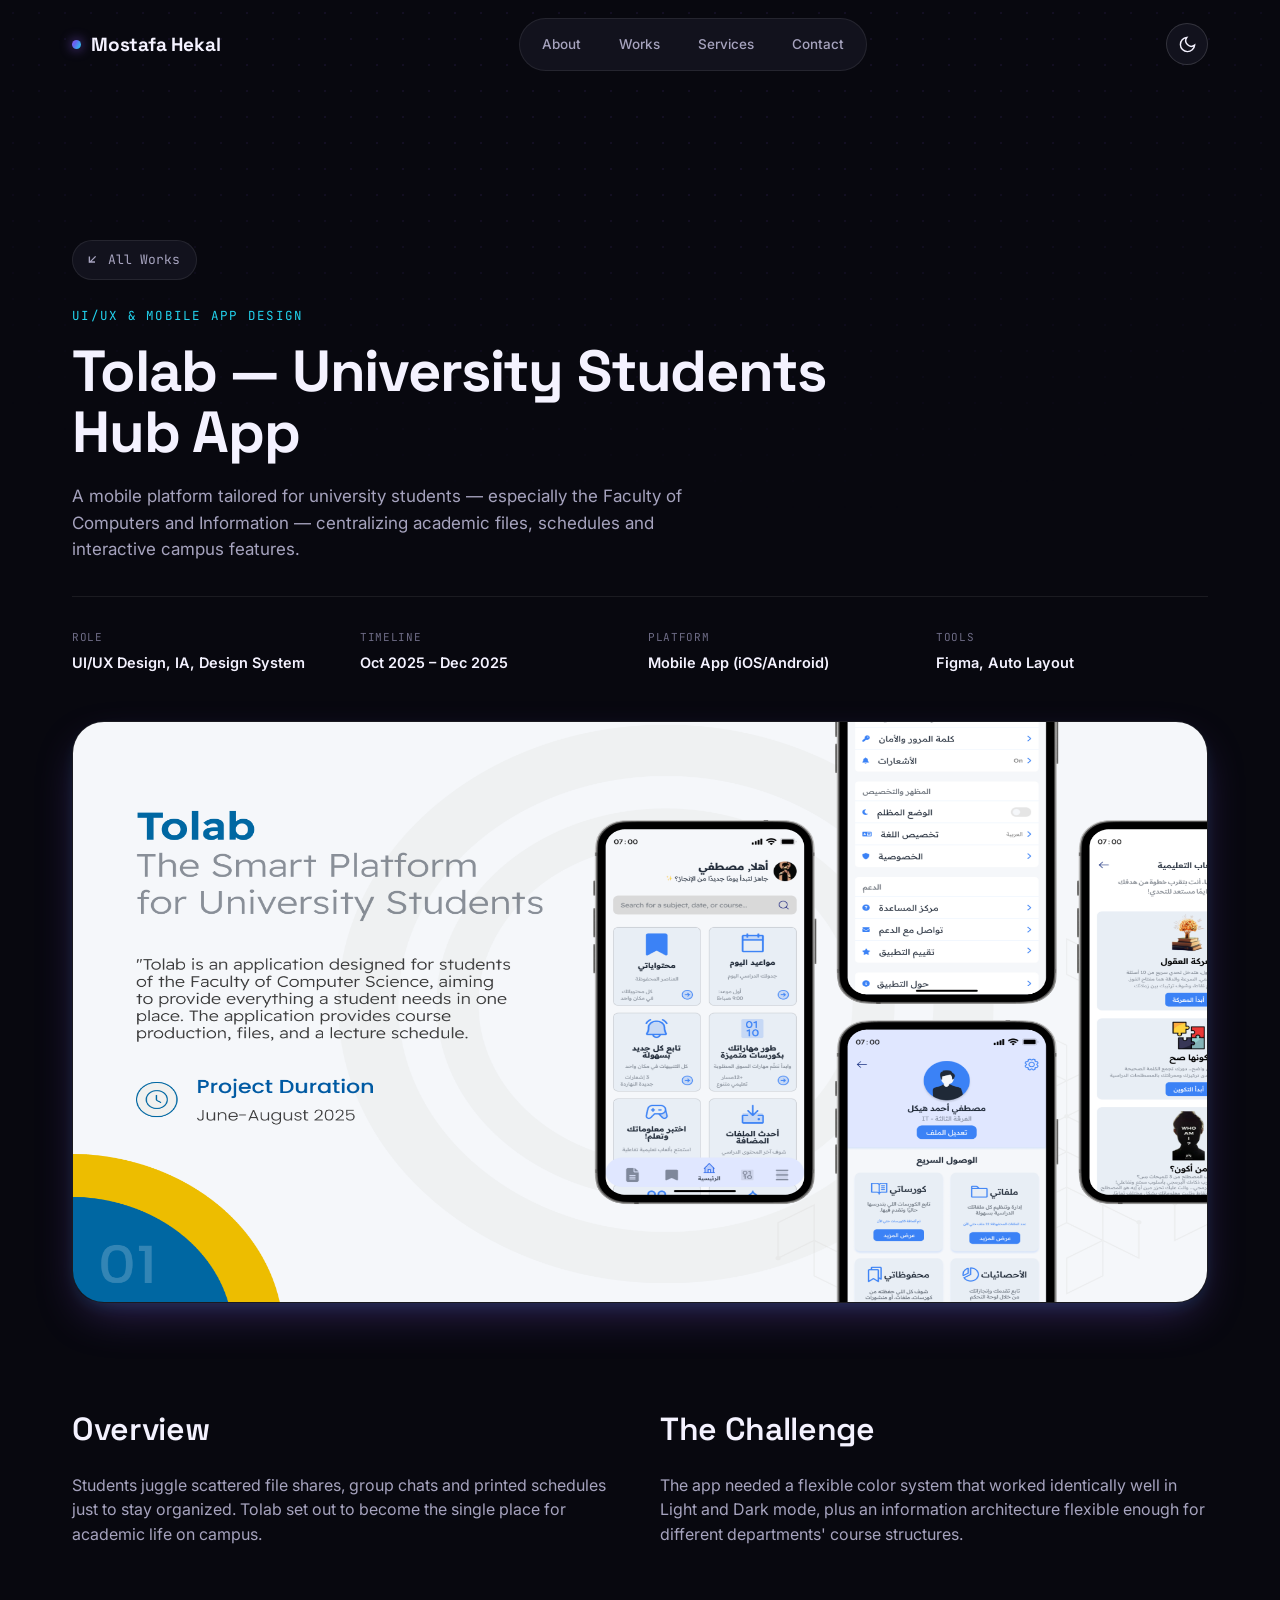
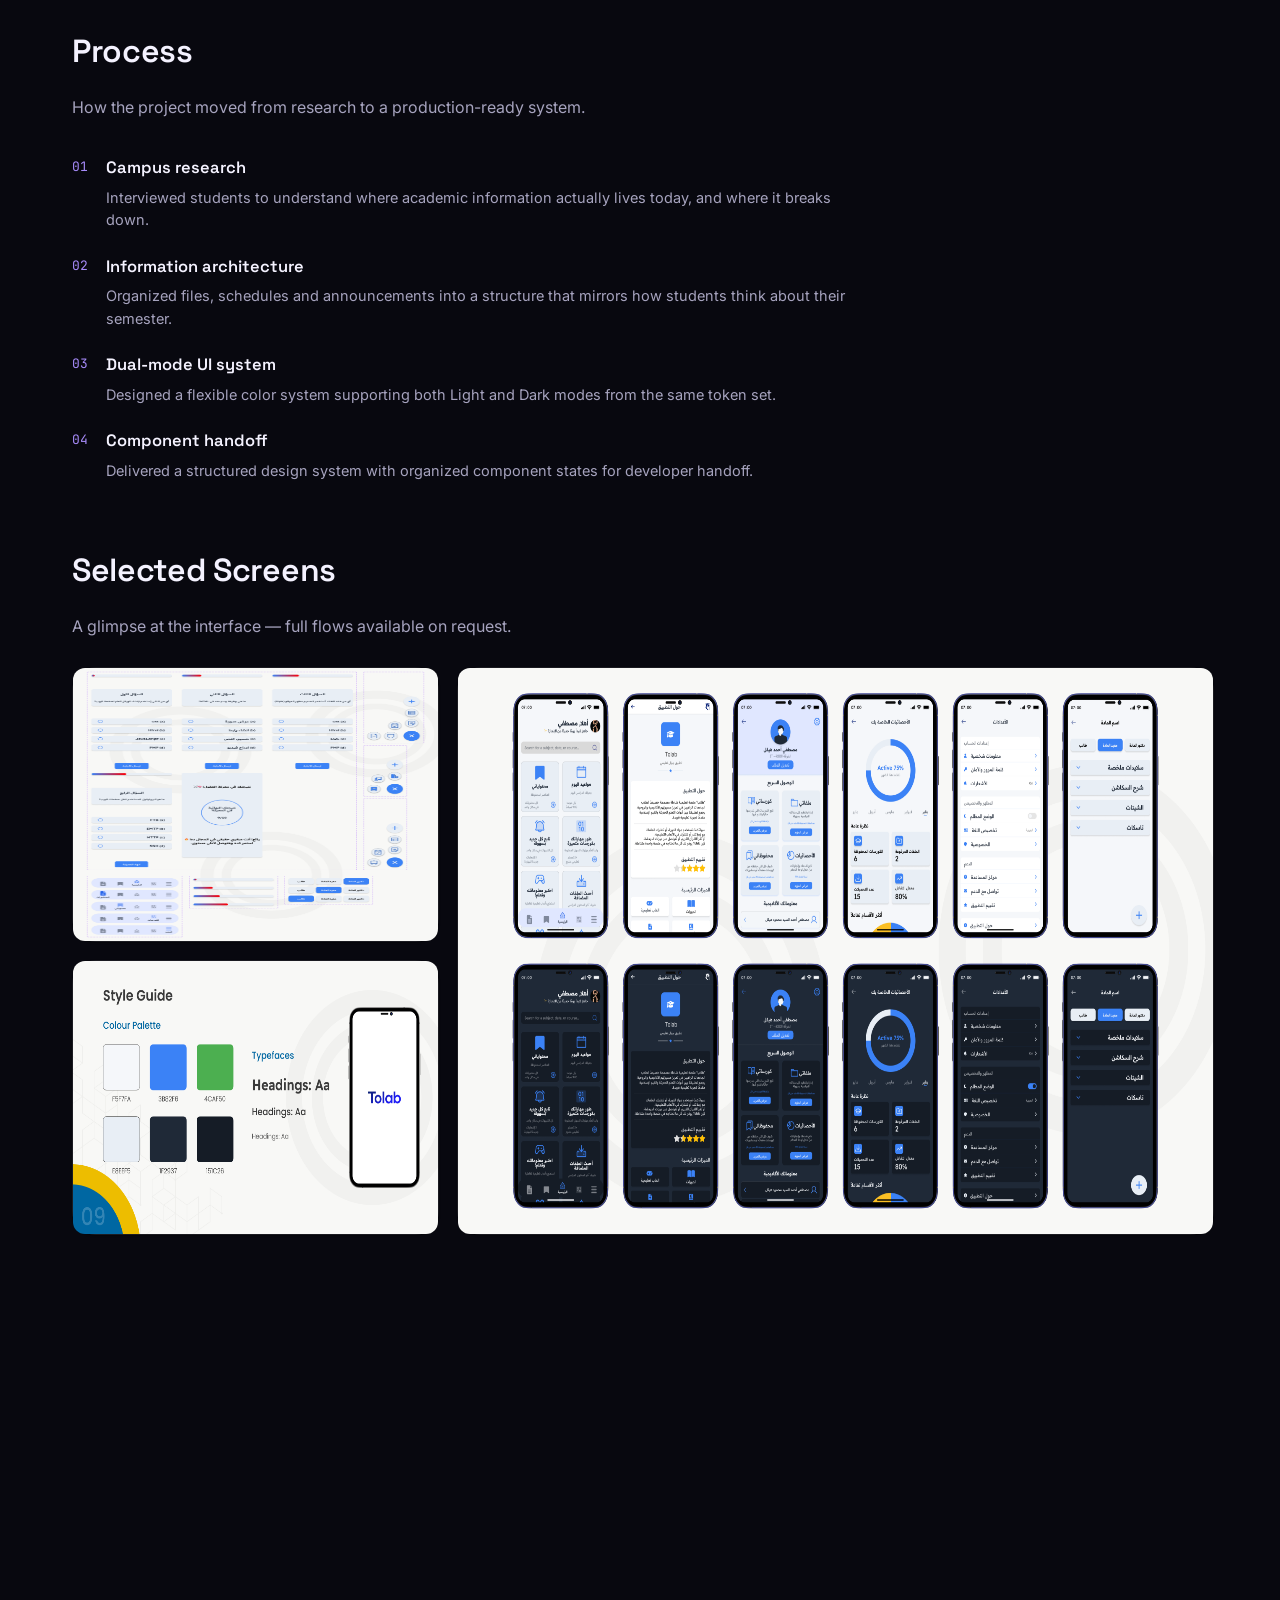
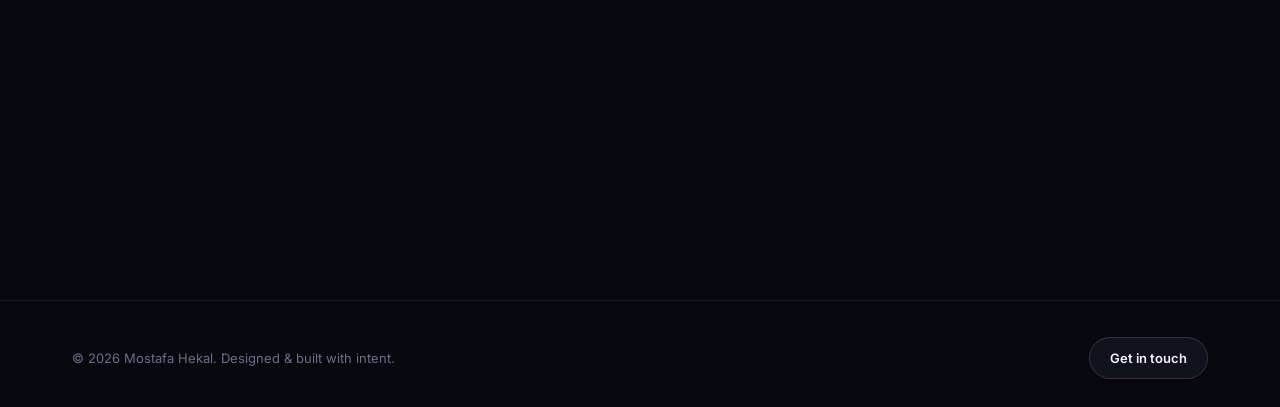
<file: case-studies/tolab.html>
<!DOCTYPE html>
<html lang="en">
<head>
<meta charset="UTF-8">
<meta name="viewport" content="width=device-width, initial-scale=1.0">
<title>Tolab — University Students Hub App — Mostafa Hekal</title>
<meta name="description" content="A mobile platform tailored for university students — especially the Faculty of Computers and Information — centralizing academic files, schedules and interactive campus features.">
<link rel="stylesheet" href="../styles.css">
</head>
<body>
<div class="canvas-grid" aria-hidden="true"></div>

<header class="navbar scrolled" style="position:relative;">
  <div class="container nav-inner">
    <a href="../index.html" class="nav-logo"><span class="dot"></span>Mostafa Hekal</a>
    <nav class="nav-links">
      <a href="../index.html#about">About</a>
      <a href="../index.html#works">Works</a>
      <a href="../index.html#services">Services</a>
      <a href="../index.html#contact">Contact</a>
    </nav>
    <div class="nav-actions">
      <button class="mode-toggle" data-mode-toggle aria-label="Toggle light and dark mode">
        <svg class="moon" viewBox="0 0 24 24" fill="none" stroke="currentColor" stroke-width="1.8"><path d="M21 12.79A9 9 0 1 1 11.21 3 7 7 0 0 0 21 12.79Z"/></svg>
        <svg class="sun" viewBox="0 0 24 24" fill="none" stroke="currentColor" stroke-width="1.8"><circle cx="12" cy="12" r="4"/><path d="M12 2v2M12 20v2M4.93 4.93l1.41 1.41M17.66 17.66l1.41 1.41M2 12h2M20 12h2M4.93 19.07l1.41-1.41M17.66 6.34l1.41-1.41"/></svg>
      </button>
    </div>
  </div>
</header>

<main>
  <section class="cs-hero">
    <div class="container">
      <a href="../index.html#works" class="cs-back reveal">
        <svg viewBox="0 0 24 24" fill="none" stroke="currentColor" stroke-width="2.2"><path d="M17 7L7 17M7 7v9h9"/></svg>
        All Works
      </a>
      <div class="cs-cat reveal">UI/UX &amp; Mobile App Design</div>
      <h1 class="reveal">Tolab — University Students Hub App</h1>
      <p class="cs-sub reveal">A mobile platform tailored for university students — especially the Faculty of Computers and Information — centralizing academic files, schedules and interactive campus features.</p>

      <div class="cs-meta-row reveal">
        <div class="m"><span class="k">Role</span><span class="v">UI/UX Design, IA, Design System</span></div>
        <div class="m"><span class="k">Timeline</span><span class="v">Oct 2025 – Dec 2025</span></div>
        <div class="m"><span class="k">Platform</span><span class="v">Mobile App (iOS/Android)</span></div>
        <div class="m"><span class="k">Tools</span><span class="v">Figma, Auto Layout</span></div>
      </div>

        <div class="cs-cover reveal">
       <img src="../imagesindex/Project 2.png" alt="Project 1" style="width: 100%; height: 100%; display: block;"; border-radius: inherit;">
        </div>
    </div>
  </section>

  <section class="cs-block">
    <div class="container cs-two-col">
      <div class="reveal">
        <h2>Overview</h2>
        <p>Students juggle scattered file shares, group chats and printed schedules just to stay organized. Tolab set out to become the single place for academic life on campus.</p>
      </div>
      <div class="reveal">
        <h2>The Challenge</h2>
        <p>The app needed a flexible color system that worked identically well in Light and Dark mode, plus an information architecture flexible enough for different departments' course structures.</p>
      </div>
    </div>
  </section>

  <section class="cs-block">
    <div class="container">
      <div class="reveal" style="margin-bottom:36px;">
        <h2>Process</h2>
        <p>How the project moved from research to a production-ready system.</p>
      </div>
      <div class="cs-num-list reveal">
        <div class="cs-num-item"><span class="n">01</span><div class="t"><h4>Campus research</h4><p>Interviewed students to understand where academic information actually lives today, and where it breaks down.</p></div></div>
        <div class="cs-num-item"><span class="n">02</span><div class="t"><h4>Information architecture</h4><p>Organized files, schedules and announcements into a structure that mirrors how students think about their semester.</p></div></div>
        <div class="cs-num-item"><span class="n">03</span><div class="t"><h4>Dual-mode UI system</h4><p>Designed a flexible color system supporting both Light and Dark modes from the same token set.</p></div></div>
        <div class="cs-num-item"><span class="n">04</span><div class="t"><h4>Component handoff</h4><p>Delivered a structured design system with organized component states for developer handoff.</p></div></div>
      </div>
    </div>
  </section>

  <section class="cs-block">
    <div class="container">
      <div class="reveal" style="margin-bottom:28px;">
        <h2>Selected Screens</h2>
        <p>A glimpse at the interface — full flows available on request.</p>
      </div>
      <div class="cs-gallery reveal">

    <!-- 1. الكارت الأول (شمال فوق): شاشات الـ Quiz والميزات -->
    <div class="cs-shot">
        <img src="../images2/Project 2.3.png" alt="Quiz & Features" style="width: 100%; height: 100%; display: block; border-radius: 12px;">
    </div>
    
    <div class="cs-shot">
        <img src="../images2/Project 2.2.png" alt="App UI Screens" style="width: 100%; height: 100%;  display: block; border-radius: 12px;">
    </div>
    
    <!-- 3. الكارت التالت (شمال تحت): الـ Style Guide والألوان -->
    <div class="cs-shot">
        <img src="../images2/Project 2.1.png" alt="Style Guide" style="width: 100%; height: 100%; display: block; border-radius: 12px;">
    </div>
        
      </div>
    </div>
  </section>

  <section class="cs-block">
    <div class="container">
      <div class="reveal" style="margin-bottom:28px;">
        <h2>Outcome</h2>
      </div>
      <div class="cs-outcomes reveal">
        <div class="cs-outcome-card"><div class="stat-num">2</div><p style="margin:0;font-size:14px;color:var(--text-muted);">full theme modes</p></div>
        <div class="cs-outcome-card"><div class="stat-num">1</div><p style="margin:0;font-size:14px;color:var(--text-muted);">unified academic hub</p></div>
        <div class="cs-outcome-card"><div class="stat-num">Full</div><p style="margin:0;font-size:14px;color:var(--text-muted);">design system delivered</p></div>
      </div>
    </div>
  </section>

  <section class="cs-next">
    <div class="container">
      <a href="pitstop.html" class="cs-next-card reveal">
        <div>
          <div class="label">Next Project</div>
          <h3>PitStop — Car Maintenance Mobile App</h3>
        </div>
        <div class="arrow-circ"><svg viewBox="0 0 24 24" fill="none" stroke="currentColor" stroke-width="2.2" width="20" height="20"><path d="M5 12h14M13 6l6 6-6 6"/></svg></div>
      </a>
    </div>
  </section>
</main>

<footer class="site-footer">
  <div class="container footer-inner">
    <p>© 2026 Mostafa Hekal. Designed &amp; built with intent.</p>
    <a href="../index.html#contact" class="btn btn-secondary" style="padding:10px 20px;font-size:13px;">Get in touch</a>
  </div>
</footer>

<script src="../script.js"></script>
</body>
</html>
</file>
<file: styles.css>
/* ============================================================
   Mostafa Hekal — Portfolio Design System
   Direction: "The Design Canvas" — a dark UI-canvas aesthetic
   with multiplayer-cursor accents, dot-grid texture, and a
   violet → cyan → pink signal gradient.
   ============================================================ */

@import url('https://fonts.googleapis.com/css2?family=Space+Grotesk:wght@400;500;600;700&family=Inter:wght@400;500;600;700;800&family=JetBrains+Mono:wght@400;500;600&display=swap');

:root{
  /* ---- Dark (default) ---- */
  --bg: #08080F;
  --bg-soft: #0D0D17;
  --surface: #12121D;
  --surface-2: #16162389;
  --border: rgba(255,255,255,0.08);
  --border-strong: rgba(255,255,255,0.14);
  --text: #F4F2FF;
  --text-muted: #A6A3BE;
  --text-dim: #6E6C86;

  --violet: #8B5CF6;
  --violet-soft: #A78BFA;
  --cyan: #22D3EE;
  --pink: #F472B6;
  --green: #34D399;

  --grad-signal: linear-gradient(120deg, #8B5CF6 0%, #6366F1 35%, #22D3EE 100%);
  --grad-warm: linear-gradient(120deg, #F472B6 0%, #8B5CF6 100%);
  --grad-text: linear-gradient(100deg, #C4B5FD 0%, #A78BFA 25%, #67E8F9 60%, #F0ABFC 100%);

  --shadow-1: 0 1px 2px rgba(0,0,0,0.4);
  --shadow-2: 0 12px 32px -8px rgba(0,0,0,0.55), 0 2px 8px rgba(139,92,246,0.10);
  --shadow-glow: 0 18px 46px -12px rgba(139,92,246,0.35), 0 6px 18px -6px rgba(34,211,238,0.18);
  --shadow-btn: 0 8px 24px -6px rgba(139,92,246,0.45);

  --radius-sm: 10px;
  --radius-md: 16px;
  --radius-lg: 24px;
  --radius-xl: 32px;

  --font-display: 'Space Grotesk', 'Inter', sans-serif;
  --font-body: 'Inter', sans-serif;
  --font-mono: 'JetBrains Mono', monospace;

  --ease: cubic-bezier(.16,.84,.32,1);
  --dur: .45s;
}

[data-theme="light"]{
  --bg: #F4F3FA;
  --bg-soft: #ECEAF6;
  --surface: #FFFFFF;
  --surface-2: #FFFFFFcc;
  --border: rgba(20,16,50,0.08);
  --border-strong: rgba(20,16,50,0.14);
  --text: #14102E;
  --text-muted: #55506F;
  --text-dim: #8A85A3;

  --shadow-1: 0 1px 2px rgba(20,16,50,0.06);
  --shadow-2: 0 12px 32px -10px rgba(90,70,180,0.16), 0 2px 8px rgba(90,70,180,0.06);
  --shadow-glow: 0 18px 40px -14px rgba(139,92,246,0.28), 0 6px 16px -8px rgba(34,211,238,0.14);
  --shadow-btn: 0 8px 22px -6px rgba(139,92,246,0.35);
}

*,*::before,*::after{ box-sizing: border-box; }
html{ scroll-behavior: smooth; }
body{
  margin:0;
  background: var(--bg);
  color: var(--text);
  font-family: var(--font-body);
  line-height: 1.55;
  -webkit-font-smoothing: antialiased;
  transition: background var(--dur) var(--ease), color var(--dur) var(--ease);
  overflow-x: hidden;
}

/* ---- Canvas dot-grid texture (the signature motif) ---- */
.canvas-grid{
  position: fixed;
  inset: 0;
  z-index: 0;
  pointer-events: none;
  background-image: radial-gradient(circle, rgba(139,92,246,0.16) 1px, transparent 1px);
  background-size: 26px 26px;
  mask-image: radial-gradient(ellipse 80% 60% at 50% 0%, #000 40%, transparent 100%);
  opacity: .55;
}
[data-theme="light"] .canvas-grid{
  background-image: radial-gradient(circle, rgba(99,60,220,0.14) 1px, transparent 1px);
}

img{ max-width:100%; display:block; }
a{ color: inherit; text-decoration: none; }
button{ font-family: inherit; }
ul{ margin:0; padding:0; list-style:none; }
section{ position: relative; z-index: 1; }

.container{
  max-width: 1200px;
  margin: 0 auto;
  padding: 0 32px;
}

.eyebrow{
  font-family: var(--font-mono);
  font-size: 12.5px;
  letter-spacing: .14em;
  text-transform: uppercase;
  color: var(--violet-soft);
  display: flex;
  align-items: center;
  gap: 10px;
  margin-bottom: 14px;
}
.eyebrow::before{
  content:'';
  width: 18px; height: 1px;
  background: var(--grad-signal);
}

.section-head{
  max-width: 640px;
  margin-bottom: 56px;
}
.section-head h2{
  font-family: var(--font-display);
  font-size: clamp(28px, 4vw, 42px);
  font-weight: 600;
  margin: 0 0 14px;
  letter-spacing: -0.01em;
}
.section-head p{
  color: var(--text-muted);
  font-size: 16.5px;
  margin: 0;
}

.gradient-text{
  background: var(--grad-text);
  background-size: 200% auto;
  -webkit-background-clip: text;
  background-clip: text;
  color: transparent;
  animation: shine 8s ease infinite;
}
@keyframes shine{
  0%,100%{ background-position: 0% 50%; }
  50%{ background-position: 100% 50%; }
}

/* ============ Buttons ============ */
.btn{
  --btn-scale: 1;
  display: inline-flex;
  align-items: center;
  justify-content: center;
  gap: 10px;
  padding: 14px 26px;
  border-radius: 100px;
  font-family: var(--font-body);
  font-weight: 600;
  font-size: 14.5px;
  cursor: pointer;
  border: 1px solid transparent;
  transition: transform var(--dur) var(--ease), box-shadow var(--dur) var(--ease), background var(--dur) var(--ease), border-color var(--dur) var(--ease), color var(--dur) var(--ease);
  white-space: nowrap;
}
.btn-primary{
  background: var(--grad-signal);
  color: #08080F;
  box-shadow: var(--shadow-btn);
}
.btn-primary:hover{
  transform: translateY(-3px) scale(1.03);
  box-shadow: 0 14px 34px -8px rgba(139,92,246,0.6);
}
.btn-secondary{
  background: var(--surface);
  color: var(--text);
  border-color: var(--border-strong);
  box-shadow: var(--shadow-1);
}
.btn-secondary:hover{
  transform: translateY(-3px) scale(1.03);
  border-color: var(--violet-soft);
  box-shadow: var(--shadow-2);
}
.btn-whatsapp{
  background: linear-gradient(120deg, #25D366, #34D399);
  color: #06120C;
  box-shadow: 0 10px 28px -8px rgba(52,211,153,0.55);
}
.btn-whatsapp:hover{
  transform: translateY(-3px) scale(1.035);
  box-shadow: 0 16px 38px -8px rgba(52,211,153,0.7);
}
.btn:active{ transform: translateY(-1px) scale(0.99); }
.btn svg{ width: 16px; height: 16px; }

/* ============ Navbar ============ */
.navbar{
  position: fixed;
  top: 0; left: 0; right: 0;
  z-index: 100;
  padding: 18px 0;
  transition: background var(--dur) var(--ease), border-color var(--dur) var(--ease), padding var(--dur) var(--ease);
  border-bottom: 1px solid transparent;
}
.navbar.scrolled{
  background: color-mix(in srgb, var(--bg) 78%, transparent);
  backdrop-filter: blur(14px) saturate(140%);
  -webkit-backdrop-filter: blur(14px) saturate(140%);
  border-bottom: 1px solid var(--border);
  padding: 12px 0;
}
.nav-inner{
  display: flex;
  align-items: center;
  justify-content: space-between;
  gap: 20px;
}
.nav-logo{
  font-family: var(--font-display);
  font-weight: 700;
  font-size: 19px;
  letter-spacing: -0.01em;
  display: flex;
  align-items: center;
  gap: 10px;
}
.nav-logo .dot{
  width: 9px; height: 9px;
  border-radius: 50%;
  background: var(--grad-signal);
  box-shadow: 0 0 12px rgba(139,92,246,0.8);
}
.nav-links{
  display: flex;
  align-items: center;
  gap: 6px;
  padding: 6px;
  border-radius: 100px;
  background: var(--surface);
  border: 1px solid var(--border);
}
.nav-links a{
  font-size: 13.5px;
  font-weight: 500;
  color: var(--text-muted);
  padding: 9px 16px;
  border-radius: 100px;
  transition: color var(--dur) var(--ease), background var(--dur) var(--ease);
}
.nav-links a:hover{ color: var(--text); background: var(--bg-soft); }
.nav-actions{ display: flex; align-items: center; gap: 10px; }
.mode-toggle{
  width: 42px; height: 42px;
  display: flex; align-items: center; justify-content: center;
  border-radius: 50%;
  background: var(--surface);
  border: 1px solid var(--border-strong);
  cursor: pointer;
  color: var(--text);
  transition: transform var(--dur) var(--ease), box-shadow var(--dur) var(--ease), border-color var(--dur) var(--ease);
  flex-shrink: 0;
}
.mode-toggle:hover{ transform: translateY(-2px) rotate(-14deg) scale(1.06); box-shadow: var(--shadow-2); border-color: var(--violet-soft); }
.mode-toggle svg{ width: 19px; height: 19px; }
.mode-toggle .sun{ display: none; }
[data-theme="light"] .mode-toggle .sun{ display: block; }
[data-theme="light"] .mode-toggle .moon{ display: none; }

.nav-burger{
  display: none;
  width: 42px; height: 42px;
  border-radius: 50%;
  background: var(--surface);
  border: 1px solid var(--border-strong);
  align-items: center; justify-content: center;
  cursor: pointer;
  flex-direction: column; gap: 4px;
}
.nav-burger span{ width: 18px; height: 2px; background: var(--text); border-radius: 2px; transition: all .3s var(--ease); }

/* ============ Hero ============ */
.hero{
  padding: 168px 0 110px;
  position: relative;
}
.hero-inner{
  display: grid;
  grid-template-columns: 1.15fr 0.85fr;
  gap: 56px;
  align-items: center;
}
.badge{
  display: inline-flex;
  align-items: center;
  gap: 9px;
  padding: 8px 16px 8px 12px;
  border-radius: 100px;
  background: var(--surface);
  border: 1px solid var(--border-strong);
  font-family: var(--font-mono);
  font-size: 12px;
  letter-spacing: .06em;
  color: var(--text-muted);
  box-shadow: var(--shadow-1);
  margin-bottom: 28px;
}
.badge .pulse{
  width: 8px; height: 8px;
  border-radius: 50%;
  background: var(--green);
  box-shadow: 0 0 0 0 rgba(52,211,153,.7);
  animation: pulse 2s infinite;
}
@keyframes pulse{
  0%{ box-shadow: 0 0 0 0 rgba(52,211,153,.55); }
  70%{ box-shadow: 0 0 0 8px rgba(52,211,153,0); }
  100%{ box-shadow: 0 0 0 0 rgba(52,211,153,0); }
}
.hero h1{
  font-family: var(--font-display);
  font-size: clamp(44px, 6.4vw, 78px);
  line-height: 0.98;
  font-weight: 700;
  margin: 0 0 20px;
  letter-spacing: -0.02em;
}
.hero .role-line{
  font-family: var(--font-mono);
  font-size: clamp(13px, 1.6vw, 16px);
  color: var(--text-muted);
  margin: 0 0 24px;
  letter-spacing: .01em;
}
.hero .role-line span{ color: var(--cyan); }
.hero p.lede{
  font-size: 17px;
  color: var(--text-muted);
  max-width: 480px;
  margin: 0 0 38px;
}
.hero-actions{ display: flex; gap: 14px; flex-wrap: wrap; }

.hero-visual{
  position: relative;
  aspect-ratio: 1/1.08;
}

.hero-visual .frame::before{
  content:'';
  position: absolute; inset:0;
  background: var(--grad-signal);
  opacity: .22;
}


.hero-visual .frame {
    position: relative;
    inset: 0;
    width: 100%;
    min-height: 300px;
    margin-top: 20px;
    border-radius: var(--radius-xl);
    background: var(--surface);
    border: 1px solid var(--border);
    box-shadow: var(--shadow-glow);
    overflow: hidden;
    display: flex;
    align-items: flex-end;
    justify-content: center;
}

.hero-visual .frame img {
    width: 100%;
    height: 100%;
    object-fit: cover; 
}

/*
@media (min-width: 992px) { 
    .hero-visual .frame {
        position: absolute; 
        inset: 0; 
        
        min-height: auto;
        margin-top: 0;
    }
}

@media (max-width: 768px) {
  .navbar .nav-links {
    display: none; 
  }
*/
.navbar .nav-links.nav-open {
    display: flex !important;
    flex-direction: column;
    position: absolute;
    top: 100%;
    left: 0;
    width: 100%;
    background: var(--surface);
    border: 1px solid var(--border);
    border-radius: 0 0 20px 20px; 
    padding: 24px;
    gap: 16px;
    align-items: center; 
    box-shadow: 0 15px 30px rgba(0, 0, 0, 0.5);
    z-index: 1000;
  }

.hero-visual img{
  width: 100%; height: 100%; object-fit: cover;
  position: relative; z-index: 1;
} 
.avatar-fallback{
  width: 100%; height: 100%;
  display: flex; align-items: center; justify-content: center;
  position: relative; z-index: 1;
  font-family: var(--font-display);
  font-size: 96px;
  font-weight: 700;
  color: rgba(255,255,255,0.85);
}
.hero-visual .ring{
  position: absolute;
  width: 120%; height: 120%;
  top: -10%; left: -10%;
  border-radius: 50%;
  border: 1px dashed var(--border-strong);
  animation: spin 40s linear infinite;
}

.cursor-chip{
  position: absolute;
  display: flex;
  align-items: center;
  gap: 8px;
  padding: 8px 14px 8px 10px;
  border-radius: 100px;
  background: var(--surface);
  border: 1px solid var(--border-strong);
  box-shadow: var(--shadow-2);
  font-family: var(--font-mono);
  font-size: 12px;
  font-weight: 500;
  z-index: 3;
  animation: float 6s ease-in-out infinite;
}
.cursor-chip .cur-dot{ width: 7px; height:7px; border-radius: 50%; }
.chip-1{ top: 6%; left: -8%; animation-delay: 0s; }
.chip-1 .cur-dot{ background: var(--violet); }
.chip-2{ bottom: 18%; right: -10%; animation-delay: 1.4s; }
.chip-2 .cur-dot{ background: var(--cyan); }
.chip-3{ bottom: -4%; left: 12%; animation-delay: .7s; }
.chip-3 .cur-dot{ background: var(--pink); }
@keyframes float{
  0%,100%{ transform: translateY(0); }
  50%{ transform: translateY(-10px); }
}

/* ============ Bento Grid (About) ============ */
.bento{
  display: grid;
  grid-template-columns: repeat(4, 1fr);
  grid-auto-rows: minmax(150px, auto);
  gap: 20px;
}
.bento-card{
  background: var(--surface);
  border: 1px solid var(--border);
  border-radius: var(--radius-lg);
  padding: 28px;
  box-shadow: var(--shadow-1);
  transition: transform var(--dur) var(--ease), box-shadow var(--dur) var(--ease), border-color var(--dur) var(--ease);
  position: relative;
  overflow: hidden;
  display: flex;
  flex-direction: column;
}
.bento-card:hover{
  transform: translateY(-6px) scale(1.015);
  box-shadow: var(--shadow-glow);
  border-color: var(--border-strong);
}
.bento-card::after{
  content:'';
  position: absolute; inset: 0;
  background: var(--grad-signal);
  opacity: 0;
  transition: opacity var(--dur) var(--ease);
  pointer-events: none;
  mix-blend-mode: overlay;
}
.bento-card:hover::after{ opacity: .12; }

.bento-card h3{
  font-family: var(--font-display);
  font-size: 18px;
  font-weight: 600;
  margin: 0 0 10px;
}
.bento-card p{ color: var(--text-muted); font-size: 14.5px; margin: 0; }
.bento-card .icon-wrap{
  width: 44px; height: 44px;
  border-radius: 12px;
  background: var(--bg-soft);
  border: 1px solid var(--border);
  display: flex; align-items: center; justify-content: center;
  margin-bottom: 18px;
  color: var(--violet-soft);
}
.bento-card .icon-wrap svg{ width: 21px; height: 21px; }

.bento-b1{ grid-column: span 2; grid-row: span 2; }
.bento-b2{ grid-column: span 2; }
.bento-b3{ grid-column: span 1; }
.bento-b4{ grid-column: span 1; }
.bento-b5{ grid-column: span 2; }
.bento-b6{ grid-column: span 2; }

.bento-b1 .big-line{
  font-family: var(--font-display);
  font-size: 21px;
  line-height: 1.4;
  margin: 0 0 auto;
}
.tag-row{ display: flex; flex-wrap: wrap; gap: 8px; margin-top: 16px; }
.tag{
  font-family: var(--font-mono);
  font-size: 11.5px;
  padding: 6px 11px;
  border-radius: 100px;
  background: var(--bg-soft);
  border: 1px solid var(--border);
  color: var(--text-muted);
}
.stat-num{
  font-family: var(--font-display);
  font-size: 40px;
  font-weight: 700;
  background: var(--grad-signal);
  -webkit-background-clip: text;
  background-clip: text;
  color: transparent;
  line-height: 1;
  margin-bottom: 8px;
}
.lang-bars{ display: flex; flex-direction: column; gap: 12px; margin-top: 4px; }
.lang-row{ display: flex; align-items: center; justify-content: space-between; font-size: 13.5px; }
.lang-track{ flex:1; height: 5px; border-radius: 4px; background: var(--bg-soft); margin: 0 12px; overflow: hidden; }
.lang-fill{ height: 100%; border-radius: 4px; background: var(--grad-signal); }

/* ============ Works ============ */
.works-grid{
  display: grid;
  grid-template-columns: repeat(2, 1fr);
  gap: 24px;
}
.work-card{
  grid-column: span 1;
  background: var(--surface);
  border: 1px solid var(--border);
  border-radius: var(--radius-lg);
  overflow: hidden;
  box-shadow: var(--shadow-1);
  transition: transform var(--dur) var(--ease), box-shadow var(--dur) var(--ease), border-color var(--dur) var(--ease);
  display: flex;
  flex-direction: column;
}
.work-card.featured{ grid-column: span 2; }
.work-card:hover{
  transform: translateY(-8px) scale(1.012);
  box-shadow: var(--shadow-glow);
  border-color: var(--border-strong);
}
.work-thumb{
  position: relative;
  aspect-ratio: 16/9.5;
  background: var(--bg-soft);
  overflow: hidden;
  display: flex;
  align-items: center;
  justify-content: center;
}
.work-card.featured .work-thumb{ aspect-ratio: 16/7.5; }
.work-thumb .thumb-grad{
  position: absolute; inset: 0;
  transition: transform .7s var(--ease);
}
.work-card:hover .thumb-grad{ transform: scale(1.06); }
.work-thumb .work-index{
  position: relative; z-index: 2;
  font-family: var(--font-display);
  font-size: 15vw;
  max-font-size: 90px;
  font-weight: 700;
  color: rgba(255,255,255,0.14);
  line-height: 1;
}
[data-theme="light"] .work-thumb .work-index{ color: rgba(20,16,50,0.10); }
.work-thumb .arrow-fab{
  position: absolute;
  top: 18px; right: 18px;
  width: 42px; height: 42px;
  border-radius: 50%;
  background: rgba(255,255,255,0.9);
  color: #0B0B14;
  display: flex; align-items: center; justify-content: center;
  transform: scale(0.85) rotate(-45deg);
  opacity: 0;
  transition: all var(--dur) var(--ease);
  z-index: 3;
}
.work-card:hover .arrow-fab{ opacity: 1; transform: scale(1) rotate(0deg); }
.work-thumb .arrow-fab svg{ width: 18px; height: 18px; }

.work-body{ padding: 26px 26px 28px; display: flex; flex-direction: column; gap: 12px; flex: 1; }
.work-cat{ font-family: var(--font-mono); font-size: 11.5px; letter-spacing: .08em; text-transform: uppercase; color: var(--cyan); }
.work-body h3{ font-family: var(--font-display); font-size: 22px; font-weight: 600; margin: 0; letter-spacing: -0.01em; }
.work-body p{ color: var(--text-muted); font-size: 14.5px; margin: 0; }
.work-tags{ display: flex; flex-wrap: wrap; gap: 8px; margin-top: auto; padding-top: 8px; }

/* ============ Services ============ */
.services-grid{
  display: grid;
  grid-template-columns: repeat(4, 1fr);
  gap: 20px;
}
.service-card{
  background: var(--surface);
  border: 1px solid var(--border);
  border-radius: var(--radius-lg);
  padding: 30px 26px;
  box-shadow: var(--shadow-1);
  transition: transform var(--dur) var(--ease), box-shadow var(--dur) var(--ease), border-color var(--dur) var(--ease);
  position: relative;
}
.service-card:hover{
  transform: translateY(-6px) scale(1.02);
  box-shadow: var(--shadow-glow);
  border-color: var(--violet-soft);
}
.service-num{
  font-family: var(--font-mono);
  font-size: 12px;
  color: var(--text-dim);
  margin-bottom: 20px;
}
.service-card h3{ font-family: var(--font-display); font-size: 18.5px; font-weight: 600; margin: 0 0 10px; }
.service-card p{ font-size: 14px; color: var(--text-muted); margin: 0; }
.service-glyph{
  width: 46px; height: 46px;
  border-radius: 13px;
  background: var(--grad-signal);
  display: flex; align-items: center; justify-content: center;
  margin-bottom: 20px;
  color: #08080F;
}
.service-glyph svg{ width: 22px; height: 22px; }

/* ============ Contact ============ */
.contact-wrap{
  display: grid;
  grid-template-columns: 1fr 1fr;
  gap: 24px;
  align-items: stretch;
}
.contact-card{
  background: var(--surface);
  border: 1px solid var(--border);
  border-radius: var(--radius-lg);
  padding: 32px;
  box-shadow: var(--shadow-1);
}
.contact-list{ display: flex; flex-direction: column; gap: 4px; }
.contact-row{
  display: flex;
  align-items: center;
  gap: 16px;
  padding: 16px 12px;
  border-radius: var(--radius-md);
  transition: background var(--dur) var(--ease), transform var(--dur) var(--ease);
}
.contact-row:hover{ background: var(--bg-soft); transform: translateX(4px); }
.contact-row .ic{
  width: 42px; height: 42px;
  border-radius: 11px;
  background: var(--bg-soft);
  border: 1px solid var(--border);
  display: flex; align-items: center; justify-content: center;
  flex-shrink: 0;
  color: var(--violet-soft);
}
.contact-row .ic svg{ width: 19px; height: 19px; }
.contact-row .meta{ display: flex; flex-direction: column; gap: 2px; }
.contact-row .meta .label{ font-size: 11.5px; color: var(--text-dim); font-family: var(--font-mono); text-transform: uppercase; letter-spacing: .05em; }
.contact-row .meta .value{ font-size: 14.5px; font-weight: 500; }

.discuss-card{
  background: var(--grad-signal);
  border-radius: var(--radius-lg);
  padding: 40px 36px;
  display: flex;
  flex-direction: column;
  justify-content: center;
  position: relative;
  overflow: hidden;
  color: #08080F;
  box-shadow: var(--shadow-glow);
}
.discuss-card::before{
  content:'';
  position: absolute;
  width: 260px; height: 260px;
  border-radius: 50%;
  background: rgba(255,255,255,0.16);
  top: -90px; right: -90px;
}
.discuss-card h3{
  font-family: var(--font-display);
  font-size: 30px;
  font-weight: 700;
  margin: 0 0 12px;
  position: relative;
  letter-spacing: -0.01em;
}
.discuss-card p{
  font-size: 15px;
  margin: 0 0 26px;
  color: rgba(8,8,15,0.75);
  max-width: 340px;
  position: relative;
}
/*.discuss-card .btn{ position: relative; align-self: flex-start; }*/

.discuss-card {
    display: flex;
    flex-direction: column;
    justify-content: center; /* لتوسيط المحتوى رأسياً (من فوق لتحت) */
    align-items: center;     /* لتوسيط المحتوى عرضياً (في النص بالظبط) */
    text-align: center;      /* عشان النصوص والفقرات تبقى سنتر جوه الكارت */
}

.whatsapp-icon {
    font-size: 5rem;       /* كبرناها خالص عشان تبقى واضحة ومميزة */
    color: #25D366;        /* لون الواتساب الأصلي المعروف */
    margin-right: 12px;    /* مسافة أوسع شوية بينها وبين الكلام */
    margin-bottom: 15px;    /* زود الرقم ده (مثلاً 15px أو 20px) لحد ما المسافة تعجبك */
    vertical-align: middle;
}

.socials-row{ display: flex; flex-wrap: wrap; gap: 10px; margin-top: 20px; }
.social-pill{
  display: flex; align-items: center; gap: 8px;
  padding: 10px 16px;
  border-radius: 100px;
  background: var(--bg-soft);
  border: 1px solid var(--border);
  font-size: 13px;
  font-weight: 500;
  transition: all var(--dur) var(--ease);
}
.social-pill:hover{ border-color: var(--violet-soft); transform: translateY(-3px); box-shadow: var(--shadow-2); }
.social-pill svg{ width: 15px; height: 15px; }

/* ============ Footer ============ */
.site-footer{
  padding: 36px 0 40px;
  border-top: 1px solid var(--border);
  margin-top: 60px;
}
.footer-inner{
  display: flex;
  align-items: center;
  justify-content: space-between;
  flex-wrap: wrap;
  gap: 14px;
}
.footer-inner p{ margin:0; font-size: 13px; color: var(--text-dim); }
.back-to-top{
  width: 40px; height: 40px;
  border-radius: 50%;
  background: var(--surface);
  border: 1px solid var(--border-strong);
  display: flex; align-items: center; justify-content: center;
  cursor: pointer;
  transition: transform var(--dur) var(--ease), box-shadow var(--dur) var(--ease);
  color: var(--text);
}
.back-to-top:hover{ transform: translateY(-4px); box-shadow: var(--shadow-2); }
.back-to-top svg{ width: 16px; height: 16px; }

section.section{ padding: 100px 0; }
@media (max-width: 980px){
  section.section{ padding: 76px 0; }
  .nav-links{ display: none; }
  .nav-burger{ display: flex;  margin-left: auto !important;  margin-right: 4px !important;}
   .navbar .btn-secondary, 
  header .btn-secondary .btn-primary {
    display: none !important; text-align: center}
  .hero-inner{ grid-template-columns: 1fr; }
  .hero{ padding-top: 50px; text-align: center; }
  .hero-visual{ max-width: 380px; margin: 40px auto 0; }
  .bento{ grid-template-columns: repeat(2, 1fr); }
  .bento-b1, .bento-b2, .bento-b5, .bento-b6{ grid-column: span 2; }
  .works-grid{ grid-template-columns: 1fr; }
  .work-card.featured{ grid-column: span 1; }
  .services-grid{ grid-template-columns: repeat(2, 1fr); }
  .contact-wrap{ grid-template-columns: 1fr; }
   .nav-burger { 
   display: flex !important; 
  position: relative !important;
  right: 12px !important;
  z-index: 9999 !important; /* رفقمناها لرقم كبير عشان تبقى فوق أي حاجة في الصفحة */
  cursor: pointer !important;
  -webkit-tap-highlight-color: transparent; /* بيشيل الخلفية الرمادية المزعجة وقت اللمس ع الموبايل */
  touch-action: manipulation; /* بيخلي الاستجابة للّمس فورية من غير تأخير التزوم */
  pointer-events: auto !important;
  cursor: pointer !important;
}
   .nav-links { 
    display: none; 
  }
  /* تأكد إن الـ header واخد relative عشان القائمة تنزل تحته مظبوط */
  header, .navbar {
    position: relative !important;
    overflow: visible !important;
  }
/* دي القائمة وهي مفتوحة بالكامل */
.nav-links.nav-open {
  display: flex !important;
  flex-direction: column !important;
  position: absolute !important;
  top: 100% !important;
  left: 0 !important;
  right: 0 !important;
  width: 100% !important;
  height: auto !important;
  max-height: none !important;
  overflow: visible !important;
  background: #12121D !important;
  padding: 24px !important;
  z-index: 99999 !important;
  gap: 16px !important;
  box-shadow: 0 15px 35px rgba(0, 0, 0, 0.7) !important;
  border-bottom: 2px solid #333 !important;
}
/* بنجبر كل اللينكات اللي جواها انها تظهر وتتفرش */
.nav-links.nav-open a {
  display: block !important;
  width: 100% !important;
  color: #fff !important;
  font-size: 16px !important;
  text-align: left !important;
  padding: 8px 0 !important;
}
}

@media (max-width: 560px){
  .container{ padding: 0 20px; }
  .bento{ grid-template-columns: 1fr; }
  .bento-b1, .bento-b2, .bento-b3, .bento-b4, .bento-b5, .bento-b6{ grid-column: span 1; }
  .services-grid{ grid-template-columns: 1fr; }
  .hero-actions .btn{ flex: 1; }
  .cursor-chip{ display: none; }
}

@media (prefers-reduced-motion: reduce){
  *{ animation-duration: 0.001ms !important; animation-iteration-count: 1 !important; transition-duration: 0.001ms !important; }
}

/* focus visibility */
a:focus-visible, button:focus-visible{
  outline: 2px solid var(--cyan);
  outline-offset: 3px;
  border-radius: 6px;
}

/* reveal-on-scroll */
.reveal{ opacity: 0; transform: translateY(24px); transition: opacity .7s var(--ease), transform .7s var(--ease); }
.reveal.is-visible{ opacity: 1; transform: translateY(0); }

/* ============================================================
   Case Study Pages
   ============================================================ */
.cs-back{
  display: inline-flex;
  align-items: center;
  gap: 8px;
  font-family: var(--font-mono);
  font-size: 13px;
  color: var(--text-muted);
  padding: 9px 16px 9px 12px;
  border-radius: 100px;
  background: var(--surface);
  border: 1px solid var(--border);
  transition: all var(--dur) var(--ease);
}
.cs-back:hover{ color: var(--text); border-color: var(--violet-soft); transform: translateX(-3px); }
.cs-back svg{ width: 15px; height: 15px; }

.cs-hero{
  padding: 150px 0 70px;
  position: relative;
}
.cs-hero .cs-cat{
  font-family: var(--font-mono);
  font-size: 12.5px;
  letter-spacing: .1em;
  text-transform: uppercase;
  color: var(--cyan);
  margin: 26px 0 16px;
}
.cs-hero h1{
  font-family: var(--font-display);
  font-size: clamp(34px, 5.4vw, 58px);
  font-weight: 700;
  line-height: 1.05;
  letter-spacing: -0.02em;
  margin: 0 0 20px;
  max-width: 820px;
}
.cs-hero .cs-sub{
  font-size: 17px;
  color: var(--text-muted);
  max-width: 640px;
  margin: 0 0 34px;
}
.cs-meta-row{
  display: grid;
  grid-template-columns: repeat(4, 1fr);
  gap: 16px;
  padding-top: 32px;
  border-top: 1px solid var(--border);
}
.cs-meta-row .m{ display: flex; flex-direction: column; gap: 6px; }
.cs-meta-row .m .k{ font-family: var(--font-mono); font-size: 11px; text-transform: uppercase; letter-spacing: .06em; color: var(--text-dim); }
.cs-meta-row .m .v{ font-size: 14.5px; font-weight: 600; }

.cs-cover{
  margin-top: 46px;
  border-radius: var(--radius-xl);
  aspect-ratio: 16/8.2;
  border: 1px solid var(--border);
  box-shadow: var(--shadow-glow);
  position: relative;
  overflow: hidden;
  display: flex; align-items: center; justify-content: center;
}
.cs-cover .cs-cover-index{
  font-family: var(--font-display);
  font-size: 22vw;
  font-weight: 700;
  color: rgba(255,255,255,0.10);
  line-height: 1;
}

.cs-block{ padding: 32px 0; }
.cs-block h2{
  font-family: var(--font-display);
  font-size: clamp(24px, 3.2vw, 32px);
  font-weight: 600;
  margin: 0 0 18px;
  letter-spacing: -0.01em;
}
.cs-block p{ color: var(--text-muted); font-size: 16px; max-width: 760px; margin: 0 0 16px; }
.cs-two-col{
  display: grid;
  grid-template-columns: 1fr 1fr;
  gap: 40px;
  align-items: start;
}
.cs-num-list{ display: flex; flex-direction: column; gap: 22px; margin-top: 8px; }
.cs-num-item{ display: flex; gap: 18px; }
.cs-num-item .n{
  font-family: var(--font-mono);
  font-size: 13px;
  color: var(--violet-soft);
  flex-shrink: 0;
  padding-top: 2px;
}
.cs-num-item .t h4{ font-family: var(--font-display); font-size: 16.5px; margin: 0 0 6px; font-weight: 600; }
.cs-num-item .t p{ margin: 0; font-size: 14.5px; }

.cs-shot{
  border-radius: var(--radius-lg);
  border: 1px solid var(--border);
  box-shadow: var(--shadow-1);
  aspect-ratio: 4/3;
  display: flex; align-items: center; justify-content: center;
  color: var(--text-dim);
  font-family: var(--font-mono);
  font-size: 12.5px;
  transition: transform var(--dur) var(--ease), box-shadow var(--dur) var(--ease);
}
.cs-shot:hover{ transform: translateY(-5px); box-shadow: var(--shadow-glow); }
.cs-gallery{
  display: grid;
  grid-template-columns: repeat(3, 1fr);
  gap: 18px;
}
/*cs-gallery .cs-shot:first-child{ grid-column: span 2; aspect-ratio: 16/9; }*/

/* تنسيق عام لكل الصور عدا صورة الاسكتشات اليمين */
.cs-gallery .cs-shot img {
    width: 100%;
    height: auto;
    display: block;
    border-radius: 12px;
}

/* الكارت الأول (السكرينات - شمال فوق) */
.cs-gallery .cs-shot:nth-child(1) {
    grid-column: 1;
    grid-row: 1;
}

/* الكارت التاني الطويل اللي على اليمين - سكرينات التطبيق */
.cs-gallery .cs-shot:nth-child(2) {
    grid-column: 2;
    grid-row: 1 / span 2;
    height: 100%;
}

.cs-gallery .cs-shot:nth-child(2) img {
    width: 100% !important;
    height: 100% !important;
    object-fit: fill !important;
    display: block;
    border-radius: 12px;
}

/* الكارت الثالث (الـ UI Kit - شمال تحت) */
.cs-gallery .cs-shot:nth-child(3) {
    grid-column: 1;
    grid-row: 2;
}

/* تنسيق الصور جواهم عشان تملى الكارت صح 
.cs-gallery .cs-shot img {
    width: 100%;
    height: auto;
    display: block;
    border-radius: 12px;
}*/

.cs-outcomes{
  display: grid;
  grid-template-columns: repeat(3, 1fr);
  gap: 20px;
}
.cs-outcome-card{
  background: var(--surface);
  border: 1px solid var(--border);
  border-radius: var(--radius-lg);
  padding: 26px;
  box-shadow: var(--shadow-1);
  transition: transform var(--dur) var(--ease), box-shadow var(--dur) var(--ease);
}
.cs-outcome-card:hover{ transform: translateY(-5px); box-shadow: var(--shadow-glow); }
.cs-outcome-card .stat-num{ font-size: 32px; }

.cs-next{
  padding: 70px 0 100px;
}
.cs-next-card{
  display: flex;
  align-items: center;
  justify-content: space-between;
  gap: 20px;
  padding: 40px;
  border-radius: var(--radius-xl);
  background: var(--surface);
  border: 1px solid var(--border);
  box-shadow: var(--shadow-1);
  transition: transform var(--dur) var(--ease), box-shadow var(--dur) var(--ease), border-color var(--dur) var(--ease);
}
.cs-next-card:hover{ transform: translateY(-6px); box-shadow: var(--shadow-glow); border-color: var(--violet-soft); }
.cs-next-card .label{ font-family: var(--font-mono); font-size: 12px; color: var(--text-dim); text-transform: uppercase; letter-spacing: .06em; margin-bottom: 8px; }
.cs-next-card h3{ font-family: var(--font-display); font-size: 24px; margin: 0; font-weight: 600; }
.cs-next-card .arrow-circ{
  width: 54px; height: 54px;
  border-radius: 50%;
  background: var(--grad-signal);
  color: #08080F;
  display: flex; align-items: center; justify-content: center;
  flex-shrink: 0;
  transition: transform var(--dur) var(--ease);
}
.cs-next-card:hover .arrow-circ{ transform: rotate(45deg) scale(1.08); }

@media (max-width: 860px){
  .cs-meta-row{ grid-template-columns: repeat(2, 1fr); }
  .cs-two-col{ grid-template-columns: 1fr; }
  .cs-outcomes{ grid-template-columns: 1fr; }
  .cs-gallery{ grid-template-columns: 1fr; }
  .cs-gallery .cs-shot:first-child{ grid-column: span 1; }
  .cs-next-card{ flex-direction: column; align-items: flex-start; text-align: left; }
}

body, html {
  overflow-x: hidden !important;
  width: 100% !important;
  max-width: 100% !important;
}

/* بنخلي الحاوية بتاعت الـ Navbar تاخد العرض كامل بالبوكس سيزنج من غير هوامش بره */
.navbar, header {
  box-sizing: border-box !important;
  max-width: 100% !important;
  overflow: visible !important; /* دي بتخلي القائمة تظهر بره حدود الهيدر عادي من غير ما تتقص */
}

/* بنجبر الأيقونة تدخل جوه باستخدام الـ transform من غير ما توسع الشاشة */
.nav-burger {
  position: relative !important;
  right: 10px !important; /* هيدخلها جوه الشاشة 10 بكسل بالتمام والكمال */
}

@media (max-width: 860px) {
  .cs-gallery {
    grid-template-columns: 1fr !important;
  }
  
  .cs-gallery .cs-shot,
  .cs-gallery .cs-shot:nth-child(1),
  .cs-gallery .cs-shot:nth-child(2),
  .cs-gallery .cs-shot:nth-child(3) {
    grid-column: span 1 !important;
    grid-row: auto !important;
    height: auto !important;
    aspect-ratio: 4/3 !important;
  }
  
  .cs-gallery .cs-shot img {
    width: 100% !important;
    height: 100% !important;
    object-fit: cover !important;
  }
}

@media (max-width: 980px) {
    .nav-links.nav-open {
        display: flex !important;
        flex-direction: column !important;
        position: absolute !important;
        top: 75px !important;
        left: 0 !important;
        width: 100% !important;
        background: var(--surface, #12121D) !important;
        padding: 20px !important;
        z-index: 999 !important;
        gap: 15px !important;
        border-bottom: 1px solid var(--border-strong, #333);
        align-items: center !important;
        text-align: center !important;
    }
   .nav-links.nav-open a {
  color: var(--text, #fff) !important;
  align-items: center !important;
  text-align: center !important;
}

[data-theme="light"] .nav-links.nav-open {
  background: var(--surface, #ffffff) !important;
}

[data-theme="light"] .nav-links.nav-open a {
  color: var(--text, #111) !important;
}
</file>
